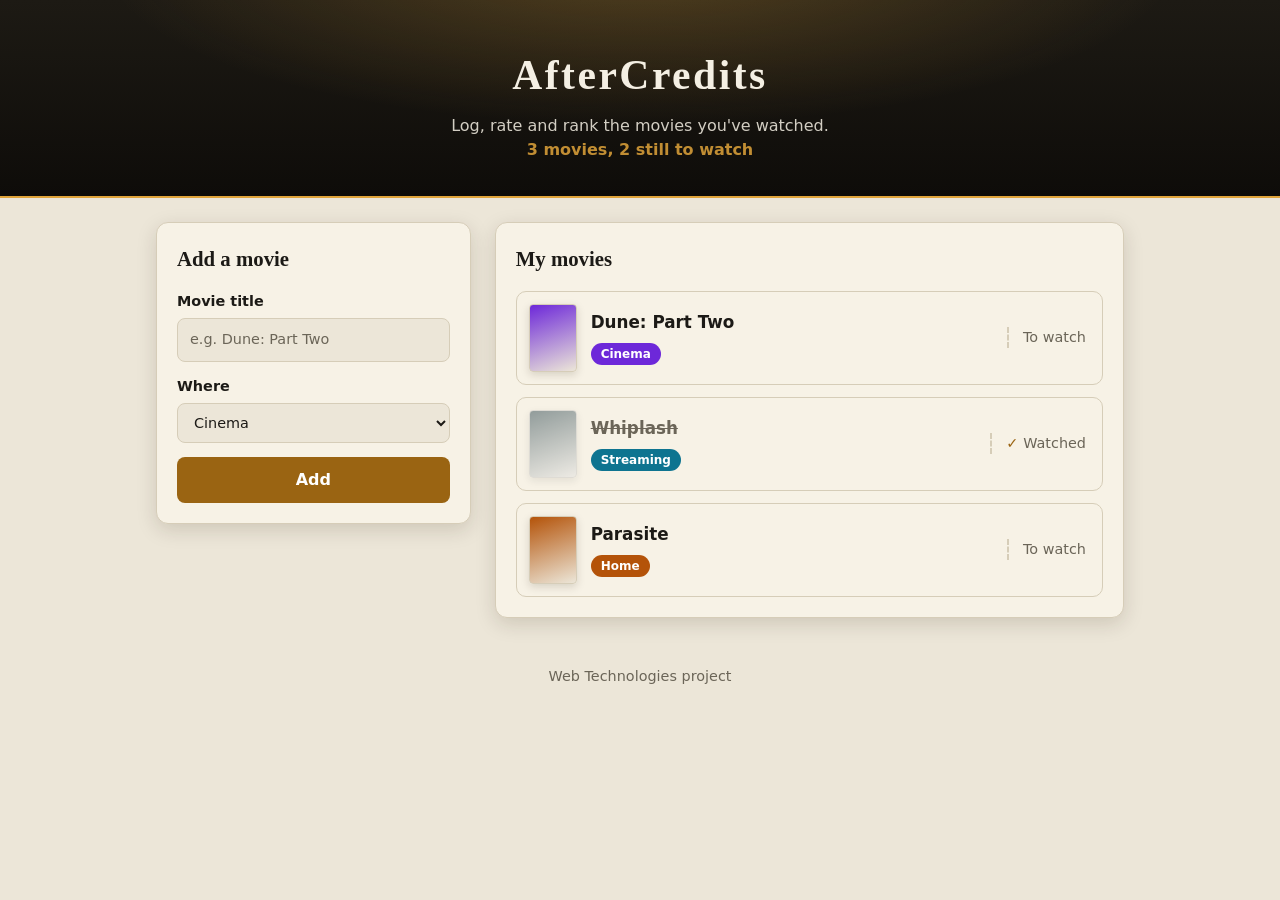
<file: index.html>
<!DOCTYPE html>
<html lang="en">
<head>
  <meta charset="UTF-8" />
  <meta name="viewport" content="width=device-width, initial-scale=1" />
  <title>AfterCredits - mockup</title>
  <link rel="stylesheet" href="style.css" />
</head>

<body>
  <header class="app-header">
    <h1>AfterCredits</h1>
    <p>Log, rate and rank the movies you've watched.</p>
    <p class="app-count">3 movies, 2 still to watch</p>
  </header>

  <main class="container">
    <section class="panel">
      <h2>Add a movie</h2>
      <form class="item-form">
        <label>Movie title
          <input type="text" name="title" maxlength="100" placeholder="e.g. Dune: Part Two" />
        </label>
        <label>Where
          <select name="place">
            <option value="cinema">Cinema</option>
            <option value="streaming">Streaming</option>
            <option value="home">Home</option>
          </select>
        </label>
        <button type="submit">Add</button>
      </form>
    </section>

    <section class="panel">
      <h2>My movies</h2>
      <!-- When the list is empty: <p class="empty">No movies yet.</p> -->
      <ul class="item-list">
        <li class="item-card">
          <div>
            <h3>Dune: Part Two</h3>
            <span class="badge badge-cinema">Cinema</span>
          </div>
          <span class="status">To watch</span>
        </li>
        <li class="item-card done">
          <div>
            <h3>Whiplash</h3>
            <span class="badge badge-streaming">Streaming</span>
          </div>
          <span class="status">Watched</span>
        </li>
        <li class="item-card">
          <div>
            <h3>Parasite</h3>
            <span class="badge badge-home">Home</span>
          </div>
          <span class="status">To watch</span>
        </li>
      </ul>
    </section>
  </main>

  <footer class="app-footer">Web Technologies project</footer>
  <script src="movies.js"></script>
</body>
</html>
</file>
<file: style.css>
* { box-sizing: border-box; }

/* ---------- Light theme ("old paper"), the default ---------- */
:root {
  --bg: #ece6d8;            /* page background */
  --card: #f7f2e6;          /* panel background */
  --text: #1c1a16;
  --muted: #6b6558;
  --accent: #9a6412;        /* amber */
  --accent-dark: #7a4d0c;
  --accent-soft: #f1e2c0;
  --border: #d6cdb8;
  --on-accent: #ffffff;     /* text on buttons */
  --shadow: rgba(40, 30, 10, 0.15);

  /* the header stays dark in both themes */
  --header-from: #1d1a14;
  --header-to: #0e0c09;
  --header-text: #f4efe3;
  --header-accent: #e0a43a;
  --glow: rgba(224, 164, 58, 0.28);

  /* one color for each value of the tag */
  --badge-cinema: #6d28d9;
  --badge-streaming: #0e7490;
  --badge-home: #b45309;
}

/* ---------- Dark theme (neo-noir) ---------- */
@media (prefers-color-scheme: dark) {
  :root {
    --bg: #0b0d12;
    --card: #141821;
    --text: #d7dae0;
    --muted: #8b919e;
    --accent: #e0a43a;
    --accent-dark: #c48a22;
    --accent-soft: #2a2314;
    --border: #262c3a;
    --on-accent: #0b0d12;
    --shadow: rgba(0, 0, 0, 0.55);
    --header-from: #141821;
    --header-to: #07080c;
  }
}

body {
  margin: 0;
  font-family: system-ui, -apple-system, "Segoe UI", Roboto, sans-serif;
  background: var(--bg);
  color: var(--text);
  line-height: 1.5;
}

/* ---------- Header ---------- */
.app-header {
  background:
    radial-gradient(ellipse 60% 120% at 50% -20%, var(--glow), transparent 70%),
    linear-gradient(180deg, var(--header-from), var(--header-to));
  color: var(--header-text);
  text-align: center;
  padding: 44px 16px 34px;
  border-bottom: 2px solid var(--header-accent);
}

.app-header h1 {
  margin: 0 0 8px;
  font-family: Georgia, "Times New Roman", serif;
  font-size: 2.6rem;
  font-weight: 700;
  letter-spacing: 0.06em;
}

.app-header p {
  margin: 0;
  opacity: 0.85;
}

.app-count {
  margin-top: 10px;
  color: var(--header-accent);
  font-weight: 600;
  opacity: 1;
}

/* ---------- Two columns (Grid) ---------- */
.container {
  max-width: 1000px;
  margin: 24px auto;
  padding: 0 16px;
  display: grid;
  grid-template-columns: 1fr 2fr;
  gap: 24px;
  align-items: start;
}

/* ---------- Panels ---------- */
.panel {
  background: var(--card);
  border: 1px solid var(--border);
  border-radius: 12px;
  padding: 20px;
  box-shadow: 0 6px 20px var(--shadow);
}

.panel h2 {
  margin: 0 0 16px;
  font-family: Georgia, "Times New Roman", serif;
  font-size: 1.3rem;
}

/* ---------- Form (Flexbox) ---------- */
.item-form {
  display: flex;
  flex-direction: column;
  gap: 14px;
}

.item-form label {
  display: flex;
  flex-direction: column;
  gap: 6px;
  font-weight: 600;
  font-size: 0.9rem;
}

.item-form input,
.item-form select {
  padding: 10px 12px;
  font: inherit;
  font-weight: 400;
  color: var(--text);
  background: var(--bg);
  border: 1px solid var(--border);
  border-radius: 8px;
}

.item-form input::placeholder {
  color: var(--muted);
}

button {
  padding: 11px 16px;
  font: inherit;
  font-weight: 700;
  color: var(--on-accent);
  background: var(--accent);
  border: none;
  border-radius: 8px;
  cursor: pointer;
  transition: background 0.15s;
}

button:hover {
  background: var(--accent-dark);
}

/* ---------- List and cards (Flexbox) ---------- */
.item-list {
  list-style: none;
  padding: 0;
  margin: 0;
  display: flex;
  flex-direction: column;
  gap: 12px;
}

.item-card {
  display: flex;
  justify-content: space-between;
  align-items: center;
  padding: 12px 16px 12px 12px;
  border: 1px solid var(--border);
  border-radius: 10px;
  transition: border-color 0.15s, background 0.15s;
}

.item-card:hover {
  border-color: var(--accent);
  background: var(--accent-soft);
}

.item-card > div {
  flex: 1;
}

.item-card h3 {
  margin: 0 0 6px;
  font-size: 1.05rem;
}

/* poster drawn in CSS, on the left of the card */
.item-card::before {
  content: "";
  flex-shrink: 0;
  width: 46px;
  height: 66px;
  margin-right: 14px;
  border: 1px solid var(--border);
  border-radius: 4px;
  background: linear-gradient(160deg, var(--accent), var(--bg));
  box-shadow: 0 3px 8px var(--shadow);
}

.item-card:has(.badge-cinema)::before {
  background: linear-gradient(160deg, var(--badge-cinema), var(--bg));
}

.item-card:has(.badge-streaming)::before {
  background: linear-gradient(160deg, var(--badge-streaming), var(--bg));
}

.item-card:has(.badge-home)::before {
  background: linear-gradient(160deg, var(--badge-home), var(--bg));
}

/* status = the ticket stub */
.status {
  margin-left: 14px;
  padding-left: 14px;
  border-left: 2px dashed var(--border);
  color: var(--muted);
  font-size: 0.9rem;
  white-space: nowrap;
}

/* ---------- Colored tags ---------- */
.badge {
  display: inline-block;
  padding: 2px 10px;
  border-radius: 999px;
  color: #ffffff;
  font-size: 0.75rem;
  font-weight: 600;
}

.badge-cinema    { background: var(--badge-cinema); }
.badge-streaming { background: var(--badge-streaming); }
.badge-home      { background: var(--badge-home); }

/* ---------- Finished item ---------- */
.item-card.done h3 {
  text-decoration: line-through;
  color: var(--muted);
}

.item-card.done::before {
  filter: grayscale(0.8);
  opacity: 0.6;
}

.item-card.done .status::before {
  content: "✓ ";
  color: var(--accent);
  font-weight: 700;
}

/* ---------- Empty list (used from Stage 4) ---------- */
.empty {
  margin: 0;
  color: var(--muted);
  font-style: italic;
}

/* ---------- Footer ---------- */
.app-footer {
  padding: 24px 16px;
  text-align: center;
  color: var(--muted);
  font-size: 0.9rem;
}

/* ---------- Visible focus for keyboard navigation ---------- */
:focus-visible {
  outline: 2px solid var(--accent);
  outline-offset: 2px;
}

/* ---------- Narrow screens (must stay last) ---------- */
@media (max-width: 700px) {
  .container {
    grid-template-columns: 1fr;
  }

  .app-header h1 {
    font-size: 2rem;
  }
}
</file>
